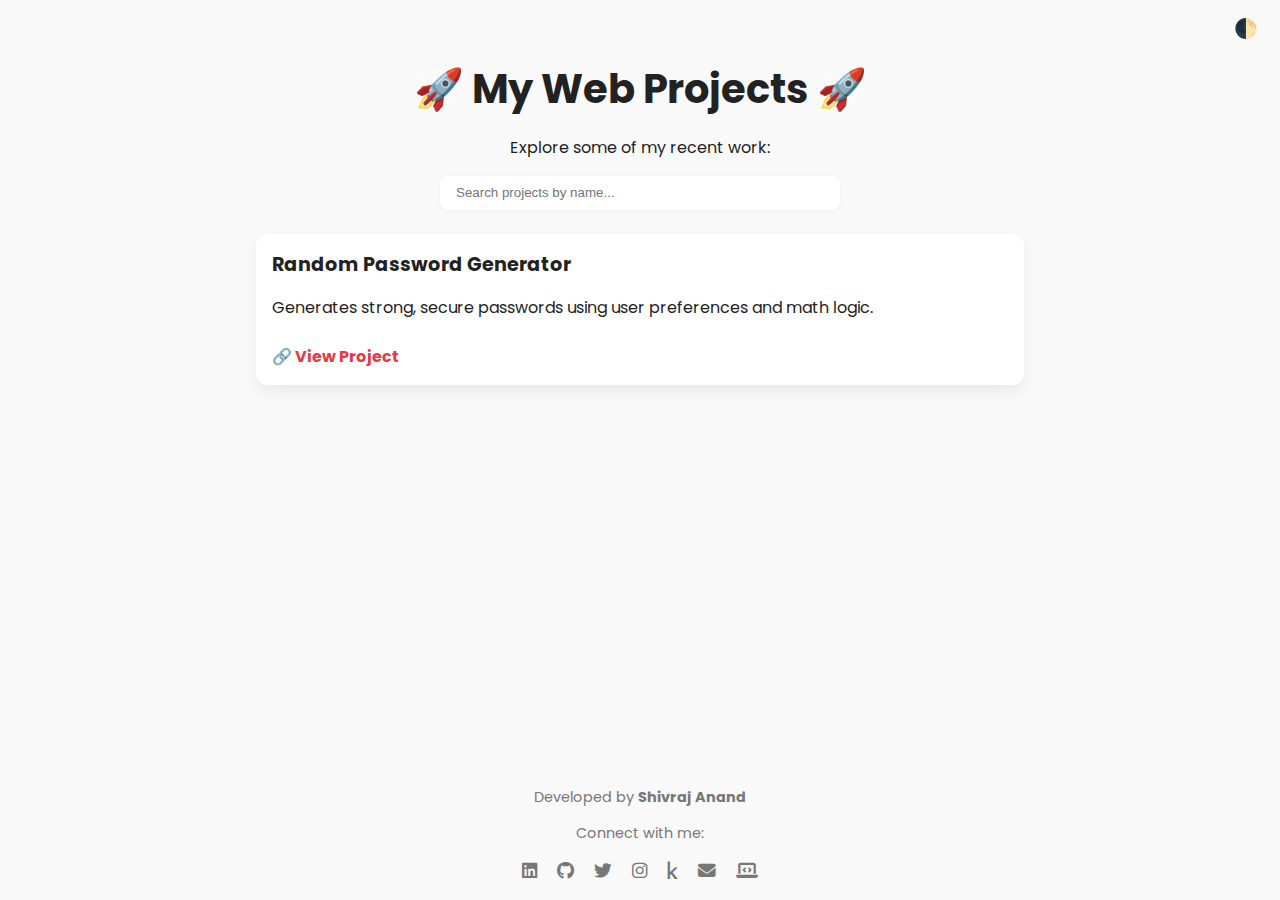
<file: index.html>
<!DOCTYPE html>
<html lang="en" data-theme="light">

<head>
  <meta charset="UTF-8" />
  <meta name="viewport" content="width=device-width, initial-scale=1.0" />
  <title>My Projects</title>
  <link href="https://fonts.googleapis.com/css2?family=Poppins:wght@400;600&display=swap" rel="stylesheet" />
  <link rel="stylesheet" href="https://cdnjs.cloudflare.com/ajax/libs/font-awesome/6.4.0/css/all.min.css" />
  <style>
    :root {
      --bg: #f9f9f9;
      --text: #222;
      --card: #fff;
      --link: #e63946;
    }

    [data-theme="dark"] {
      --bg: #121212;
      --text: #f1f1f1;
      --card: #1f1f1f;
      --link: #90cdf4;
    }

    * {
      box-sizing: border-box;
    }

    body {
      margin: 0;
      font-family: "Poppins", sans-serif;
      background: var(--bg);
      color: var(--text);
      display: flex;
      flex-direction: column;
      min-height: 100vh;
    }

    .container {
      padding: 2rem 1rem;
      max-width: 800px;
      margin: auto;
      width: 100%;
      text-align: center;
      flex: 1;
    }

    h1 {
      font-size: 2.5rem;
      margin-bottom: 0.25rem;
    }

    .search-bar {
      margin-top: 1rem;
      margin-bottom: 1.5rem;
      display: flex;
      justify-content: center;
    }

    .search-bar input {
      padding: 0.6rem 1rem;
      border: none;
      border-radius: 8px;
      width: 100%;
      max-width: 400px;
      box-shadow: 0 0 5px rgba(0, 0, 0, 0.05);
    }

    .projects {
      display: grid;
      gap: 1.5rem;
    }

    .project-card {
      padding: 1rem;
      border-radius: 12px;
      background: var(--card);
      box-shadow: 0 8px 16px rgba(0, 0, 0, 0.06);
      text-align: left;
      transition: transform 0.2s ease;
    }

    .project-card:hover {
      transform: translateY(-4px);
    }

    .project-card h2 {
      margin: 0;
      font-size: 1.2rem;
    }

    .project-card a {
      display: inline-block;
      margin-top: 0.5rem;
      text-decoration: none;
      color: var(--link);
      font-weight: bold;
    }

    .dark-toggle {
      position: absolute;
      top: 1rem;
      right: 1rem;
      font-size: 1.2rem;
      cursor: pointer;
      background: transparent;
      border: none;
      color: var(--text);
    }

    footer {
      text-align: center;
      padding: 1rem;
      font-size: 0.9rem;
      color: #777;
      margin-top: auto;
    }

    .social-links a {
      margin: 0 8px;
      font-size: 1.1rem;
      color: inherit;
      text-decoration: none;
    }
  </style>
</head>

<body>
  <button class="dark-toggle" id="toggle-theme" title="Toggle Dark Mode">
    🌓
  </button>

  <main class="container">
    <h1>🚀 My Web Projects 🚀</h1>
    <p>Explore some of my recent work:</p>
    <div class="search-bar">
      <input type="text" id="searchInput" placeholder="Search projects by name..." />
    </div>
    <div id="project-list" class="projects"></div>
  </main>

  <footer>
    <p>Developed by <strong>Shivraj Anand</strong></p>
    <p>Connect with me:</p>
    <div class="social-links">
      <a href="https://www.linkedin.com/in/shivrajanand" target="_blank"><i class="fab fa-linkedin"></i></a>
      <a href="https://www.github.com/shivrajanand" target="_blank"><i class="fab fa-github"></i></a>
      <a href="https://x.com/shivrajanand_ai" target="_blank"><i class="fab fa-twitter"></i></a>
      <a href="https://www.instagram.com/shivrajanandai/" target="_blank"><i class="fab fa-instagram"></i></a>
      <a href="https://www.kaggle.com/shivrajanandai" target="_blank"><i class="fab fa-kaggle"></i></a>
      <a href="mailto:shivrajanand022002@gmail.com"><i class="fas fa-envelope"></i></a>
      <a href="https://shivrajanand.github.io" target="_blank"><i class="fas fa-laptop-code"></i></a>
    </div>
  </footer>

  <script>
    const themeToggle = document.getElementById('toggle-theme');
    themeToggle.addEventListener('click', () => {
      const currentTheme = document.documentElement.getAttribute('data-theme');
      const newTheme = currentTheme === 'dark' ? 'light' : 'dark';
      document.documentElement.setAttribute('data-theme', newTheme);
      localStorage.setItem('theme', newTheme);
    });

    // Set theme from localStorage
    window.addEventListener('DOMContentLoaded', () => {
      const savedTheme = localStorage.getItem('theme') || 'light';
      document.documentElement.setAttribute('data-theme', savedTheme);
    });

    fetch('projects.json')
      .then(res => res.json())
      .then(projects => {
        const container = document.getElementById('project-list');
        const searchInput = document.getElementById('searchInput');

        function renderProjects(filter = '') {
          container.innerHTML = '';
          projects
            .filter(p => p.name.toLowerCase().includes(filter.toLowerCase()))
            .forEach(project => {
              const card = document.createElement('div');
              card.className = 'project-card';
              card.innerHTML = `
                <h2>${project.name}</h2>
                <p>${project.description}</p>
                <a href="${project.link}" target="_blank">🔗 View Project</a>
              `;
              container.appendChild(card);
            });
        }

        renderProjects();

        searchInput.addEventListener('input', (e) => {
          renderProjects(e.target.value);
        });
      });
  </script>
</body>

</html>
</file>
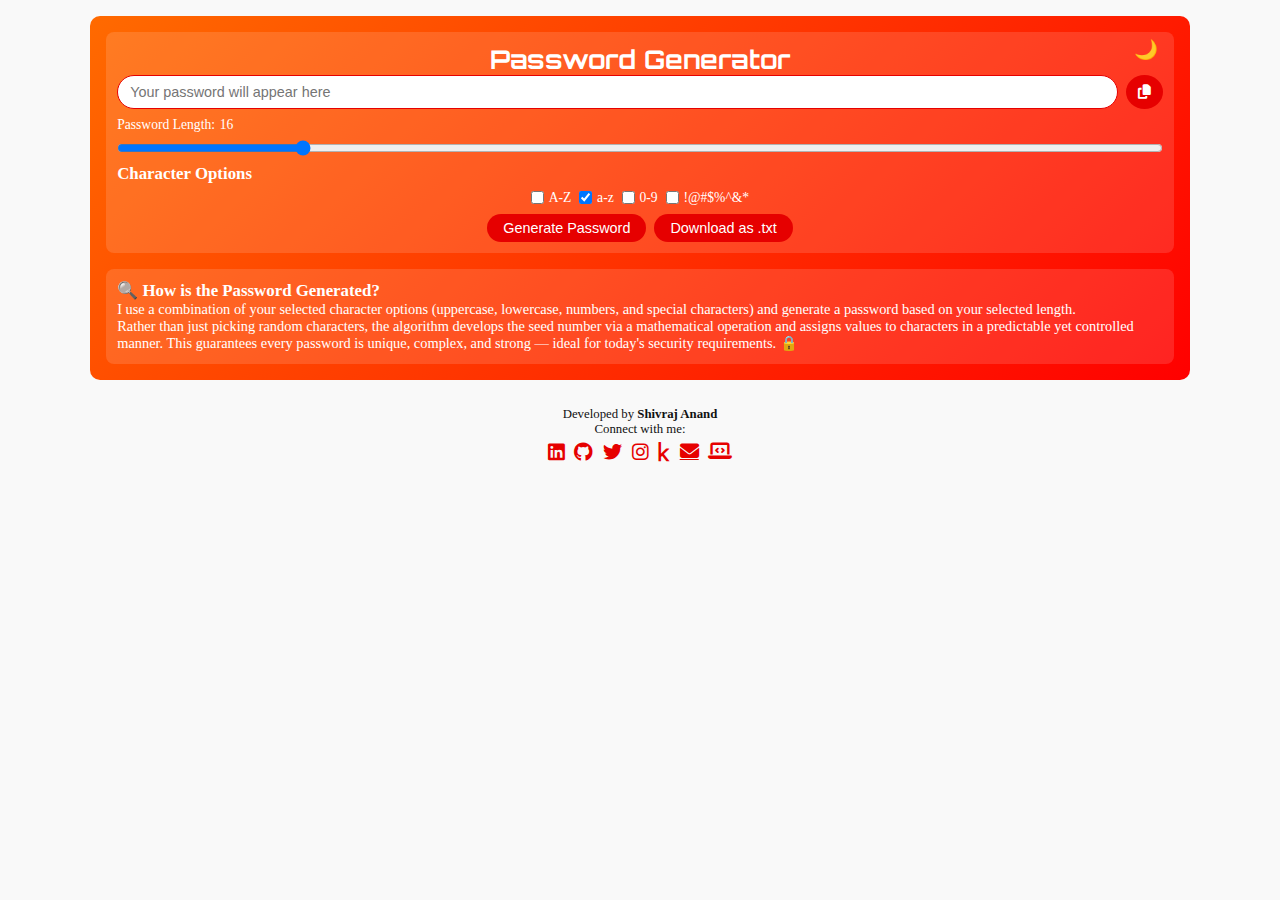
<file: RandomPasswordGenerator/index.html>
<!DOCTYPE html>
<html lang="en">

<head>
    <meta charset="UTF-8">
    <meta name="viewport" content="width=device-width, initial-scale=1.0">
    <meta http-equiv="X-UA-Compatible" content="ie=edge">
    <title>Password Generator</title>
    <link rel="stylesheet" href="style.css">
    <link href="https://fonts.googleapis.com/css2?family=Poppins:wght@300;400;600&display=swap" rel="stylesheet">
    <link rel="stylesheet" href="https://cdnjs.cloudflare.com/ajax/libs/font-awesome/6.4.0/css/all.min.css" />
    <link href="https://fonts.googleapis.com/css2?family=Orbitron:wght@400;600&display=swap" rel="stylesheet">

</head>

<body>
    <div id="main">
        <div class="container">
            <div class="generator">
                <button id="theme-toggle" title="Toggle Dark Mode">🌙</button>

                <div class="header">
                    <h1>Password Generator</h1>
                </div>

                <!-- Password Display Section -->
                <div class="password-display">
                    <input type="text" id="password" disabled placeholder="Your password will appear here">
                    <button id="copy-btn" title="Copy Password"><i class="fas fa-copy"></i></button>
                </div>


                <!-- Password Length Slider -->
                <div class="settings">
                    <label for="length">Password Length: <span id="length-value">16</span></label>
                    <input type="range" id="length" min="6" max="64" value="16" oninput="updateLengthValue()">
                </div>

                <!-- Character Options -->
                <div class="settings">
                    <h3>Character Options</h3>
                    <div id="labels">
                        <label><input type="checkbox" id="uppercase"> A-Z</label>
                        <label><input type="checkbox" id="lowercase" checked> a-z</label>
                        <label><input type="checkbox" id="numbers"> 0-9</label>
                        <label><input type="checkbox" id="special"> !@#$%^&*</label>
                    </div>
                </div>

                <!-- Generate Button and Download -->
                <div class="buttons">
                    <button id="generate-btn" onclick="generatePassword()">Generate Password</button>
                    <button id="download-btn" onclick="downloadPassword()">Download as .txt</button>
                </div>
            </div>

            <!-- Explanation Box -->
            <div class="how-it-works">
                <h3>🔍 How is the Password Generated?</h3>
                <p>
                    I use a combination of your selected character options (uppercase, lowercase, numbers, and special
                    characters) and generate a password based on your selected length.
                </p>
                <p>
                    Rather than just picking random characters, the algorithm develops the seed number via a
                    mathematical operation and assigns values to characters in a predictable yet controlled manner. This
                    guarantees every password is unique, complex, and strong — ideal for today's security requirements.
                    🔒
                </p>
            </div>
        </div>

        <!-- Developer Information Section -->
        <footer>
            <p>Developed by <strong>Shivraj Anand</strong></p>
            <p>Connect with me:</p>
            <div class="social-links">
                <a href="https://www.linkedin.com/in/shivrajanand" target="_blank" title="linkedin"><i
                        class="fab fa-linkedin"></i></a>
                <a href="https://www.github.com/shivrajanand" target="_blank" title="github"><i
                        class="fab fa-github"></i></a>
                <a href="https://x.com/shivrajanand_ai" target="_blank" title="x/twitter"><i
                        class="fab fa-twitter"></i></a>
                <a href="https://www.instagram.com/shivrajanandai/" target="_blank" title="instagram"><i
                        class="fab fa-instagram"></i></a>
                <a href="https://www.kaggle.com/shivrajanandai" target="_blank" title="kaggle"><i
                        class="fab fa-kaggle"></i></a>
                <a href="https://mailto:shivrajanand022002@gmail.com" target="_blank" class="fas fa-envelope"
                    title="email"></a>
                <a href="https://shivrajanand.github.io" target="_blank" class="fas fa-laptop-code"
                    title="My Portfolio"></a>
            </div>
        </footer>
    </div>

    <script src="logic.js"></script>

    <script>
        const toggleBtn = document.getElementById("theme-toggle");
        toggleBtn.addEventListener("click", () => {
            document.body.classList.toggle("dark-mode");

            // Optional: change button icon based on mode
            const isDark = document.body.classList.contains("dark-mode");
            toggleBtn.textContent = isDark ? "☀️" : "🌙";
        });

        document.getElementById('copy-btn').addEventListener('click', function () {
            const passwordField = document.getElementById('password');
            const password = passwordField.value;

            navigator.clipboard.writeText(password).then(() => {
                this.title = 'Copied!';
                setTimeout(() => this.title = 'Copy Password', 2000);
            }).catch(err => {
                console.error('Failed to copy!', err);
            });
        });

    </script>

</body>

</html>
</file>
<file: RandomPasswordGenerator/style.css>
/* Root variables for theming */
:root {
    --primary-color: #e60000;
    --secondary-color: #ff4d4d;
    --bg-light: #f9f9f9;
    --bg-dark: #1a1a1a;
    --text-light: #f0f0f0;
    --text-dark: #111;
  }
  
  /* Reset and base styling */
  * {
    margin: 0;
    padding: 0;
    box-sizing: border-box;
  }
  
  html, body {
    height: 100%;
    width: 100%;
    font-family: Cambria, Cochin, Georgia, Times, 'Times New Roman', serif;
    font-size: medium;
    background-color: var(--bg-light);
    color: var(--text-dark);
    overflow-x: hidden;
  }
  
  /* Wrapper to keep footer at bottom */
  body {
    display: flex;
    flex-direction: column;
  }
  
  /* Main container layout */
  .container {
    flex: 1;
    max-width: 1100px;
    margin: 1rem auto;
    padding: 1rem;
    background: linear-gradient(135deg, #ff6a00, #ff0000);
    border-radius: 10px;
    color: #fff;
    display: flex;
    flex-direction: column;
    gap: 1rem;
    position: relative;
  }
  
  /* Heading styling */
  h1 {
    font-family:  'Orbitron', sans-serif;
    font-size: 1.6rem;
    text-align: center;
  }
  
  /* Main content layout */
  .main-section {
    display: flex;
    justify-content: space-between;
    gap: 1rem;
    flex-wrap: wrap;
  }
  
  /* Generator and How-it-works boxes */
  .generator,
  .how-it-works {
    flex: 1;
    min-width: 300px;
    background-color: #ffffff22;
    padding: 0.7rem;
    border-radius: 8px;
    font-size: 0.9rem;
    overflow-y: auto;
  }
  
  /* Password display area */
  .password-display {
    display: flex;
    gap: 0.5rem;
    margin-bottom: 0.5rem;
  }
  
  /* Password box */
  #password {
    flex: 1;
    padding: 8px 12px;
    border-radius: 20px;
    border: 1px solid var(--primary-color);
    background: #fff;
    color: #000;
    font-size: 0.9rem;
    overflow-x: auto;
  }
  
  /* Copy button */
  #copy-btn {
    background-color: var(--primary-color);
    color: #fff;
    border: none;
    padding: 0 12px;
    border-radius: 50%;
    cursor: pointer;
    transition: 0.3s;
  }
  
  #copy-btn:hover {
    background-color: var(--secondary-color);
  }
  
  /* Settings container */
  .settings {
    display: flex;
    flex-direction: column;
    gap: 0.4rem;
    margin-bottom: 0.5rem;
  }
  
  /* Checkbox labels group */
  #labels {
    display: flex;
    gap: 0.5rem;
    flex-wrap: wrap;
    justify-content: center;
  }
  
  /* Checkbox label */
  label {
    display: flex;
    align-items: center;
    gap: 0.3rem;
    font-size: 0.85rem;
  }
  
  /* Range input */
  input[type="range"] {
    width: 100%;
  }
  
  /* Action buttons */
  .buttons {
    display: flex;
    justify-content: center;
    gap: 0.5rem;
    flex-wrap: wrap;
  }
  
  /* Button styling */
  button {
    background-color: var(--primary-color);
    border: none;
    border-radius: 20px;
    padding: 6px 16px;
    color: #fff;
    cursor: pointer;
    font-size: 0.9rem;
    transition: 0.3s;
  }
  
  button:hover {
    background-color: var(--secondary-color);
  }
  
  /* Dark mode toggle button inside main box */
  #theme-toggle {
    position: absolute;
    top: 1rem;
    right: 1rem;
    background: none;
    border: none;
    color: white;
    font-size: 1.2rem;
    cursor: pointer;
    z-index: 10;
  }
  
  /* Footer fixed at bottom */
  footer {
    text-align: center;
    font-size: 0.8rem;
    padding: 0.7rem;
    color: var(--text-dark);
    background-color: transparent;
  }
  
  /* Social media links */
  .social-links {
    margin-top: 0.3rem;
    display: flex;
    justify-content: center;
    gap: 0.6rem;
  }
  
  .social-links a {
    color: var(--primary-color);
    font-size: 1.2rem;
    transition: 0.3s;
  }
  
  .social-links a:hover {
    transform: scale(1.1);
  }
  
  /* Dark mode overrides */
  .dark-mode {
    background-color: var(--bg-dark);
    color: var(--text-light);
  }
  
  .dark-mode .container {
    background: #2a2a2a;
  }
  
  .dark-mode #password {
    background-color: #333;
    color: var(--text-light);
    border-color: var(--secondary-color);
  }
  
  .dark-mode .how-it-works {
    background-color: #333;
  }
  
  .dark-mode button {
    background-color: var(--secondary-color);
  }
  
  .dark-mode footer {
    color: var(--text-light);
  }
  
  /* Responsive adjustments */
  @media (max-width: 768px) {
    .main-section {
      flex-direction: column;
    }
  
    .container {
      margin: 0.5rem;
      padding: 0.8rem;
    }
  
    .buttons {
      flex-direction: column;
    }
  
    .password-display {
      flex-direction: column;
    }
  
    #copy-btn {
      width: 100%;
      border-radius: 20px;
      text-align: center;
    }
  
    #theme-toggle {
      top: 0.5rem;
      right: 0.5rem;
    }
  }
</file>
